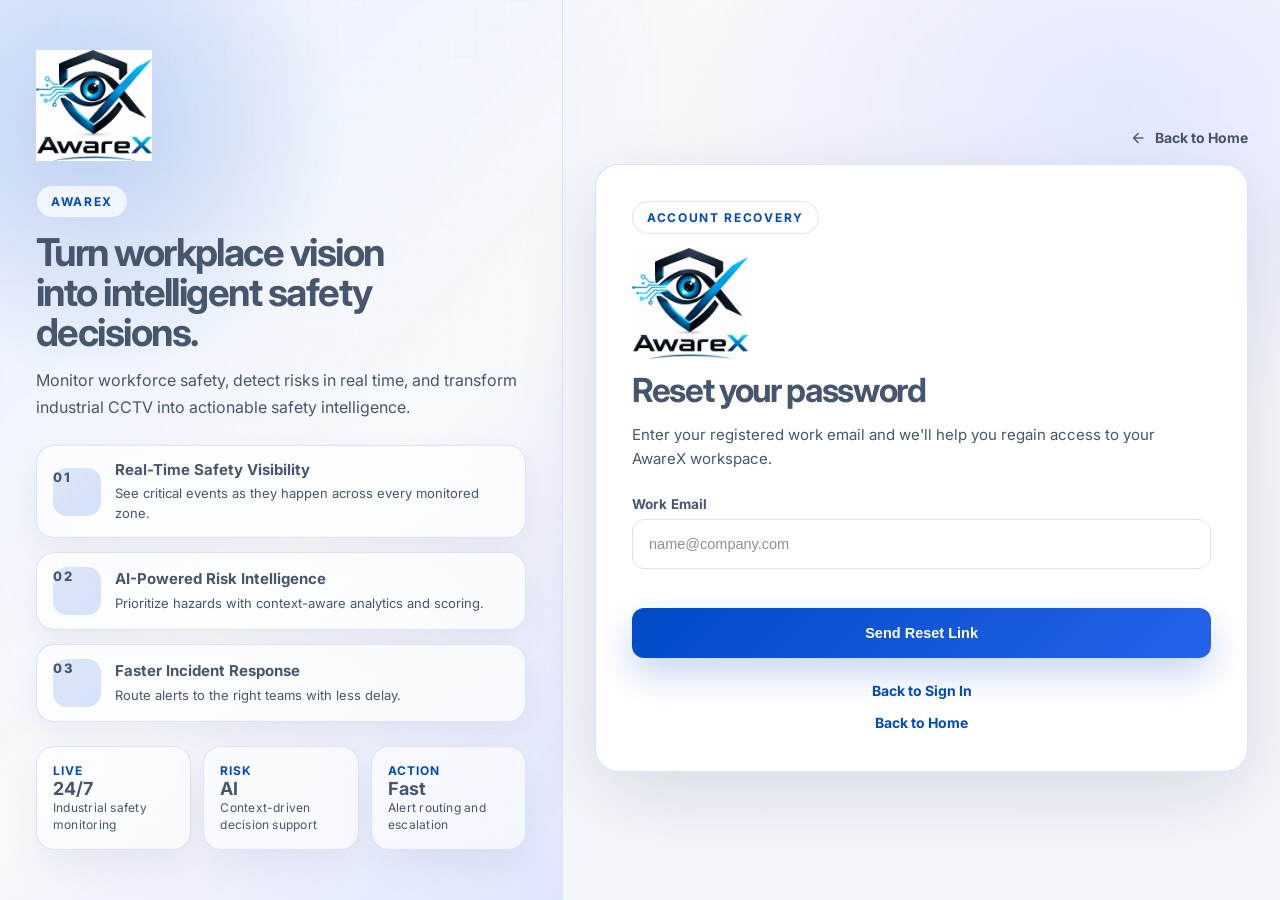
<file: Frontend/forgot-password.html>
<!DOCTYPE html>
<html lang="en">
<head>
<meta charset="utf-8"/>
<meta content="width=device-width, initial-scale=1.0" name="viewport"/>
<title>Forgot Password - AwareX</title>
<meta content="Reset the password for your AwareX workforce safety account." name="description"/>
<link href="https://fonts.googleapis.com/css2?family=Inter:wght@100..900&family=Material+Symbols+Outlined:wght,FILL@100..700,0..1&display=swap" rel="stylesheet"/>
<link href="css/auth.css" rel="stylesheet"/>
<link href="css/responsive.css" rel="stylesheet"/>
<script defer src="js/auth.js"></script>
</head>
<body class="auth-page">
<main class="auth-layout">
<section class="auth-brand-panel" aria-label="AwareX brand panel">
<div class="auth-brand-panel-inner">
<a class="auth-brand-logo" href="index.html">
<img alt="AwareX" src="assets/logo/awarex-logo.png"/>
</a>
<div class="auth-brand-copy">
<span class="auth-brand-eyebrow">AwareX</span>
<h2>Turn workplace vision into intelligent safety decisions.</h2>
<p>Monitor workforce safety, detect risks in real time, and transform industrial CCTV into actionable safety intelligence.</p>
</div>
<ul class="auth-benefits">
<li class="auth-benefit"><span class="auth-benefit-index">01</span><div><strong>Real-Time Safety Visibility</strong><span>See critical events as they happen across every monitored zone.</span></div></li>
<li class="auth-benefit"><span class="auth-benefit-index">02</span><div><strong>AI-Powered Risk Intelligence</strong><span>Prioritize hazards with context-aware analytics and scoring.</span></div></li>
<li class="auth-benefit"><span class="auth-benefit-index">03</span><div><strong>Faster Incident Response</strong><span>Route alerts to the right teams with less delay.</span></div></li>
</ul>
<div class="auth-analytics">
<div class="auth-analytics-card"><span>Live</span><strong>24/7</strong><small>Industrial safety monitoring</small></div>
<div class="auth-analytics-card"><span>Risk</span><strong>AI</strong><small>Context-driven decision support</small></div>
<div class="auth-analytics-card"><span>Action</span><strong>Fast</strong><small>Alert routing and escalation</small></div>
</div>
</div>
</section>

<section class="auth-form-panel">
<div class="auth-form-shell">
<div class="auth-top-row">
<a class="auth-back" href="index.html"><span class="material-symbols-outlined" aria-hidden="true" style="font-size:18px">arrow_back</span><span>Back to Home</span></a>
</div>

<div class="auth-card">
<div class="auth-card-header">
<span class="auth-badge">ACCOUNT RECOVERY</span>
<a class="auth-brand-logo" href="index.html"><img alt="AwareX" class="auth-card-logo" src="assets/logo/awarex-logo.png"/></a>
<h1 class="auth-title">Reset your password</h1>
<p class="auth-subtitle">Enter your registered work email and we'll help you regain access to your AwareX workspace.</p>
</div>

<div class="auth-alert auth-alert-error" id="authError" role="alert"></div>
<div class="auth-alert auth-alert-success" id="authSuccess" role="status" aria-live="polite"></div>

<div class="auth-view" data-auth-form-view="forgot">
<form class="auth-form" id="forgotForm" novalidate>
<div class="auth-field">
<label class="auth-label" for="forgot-email">Work Email</label>
<input autocomplete="email" class="auth-input" id="forgot-email" name="email" placeholder="name@company.com" type="email"/>
<p class="auth-error" data-error-for="forgot-email"></p>
</div>

<button class="auth-btn auth-btn-primary" id="forgotSubmit" type="submit">Send Reset Link</button>
</form>

<p class="auth-foot"><a class="auth-link" href="login.html">Back to Sign In</a></p>
<p class="auth-foot"><a class="auth-link" href="index.html">Back to Home</a></p>
</div>

<div class="auth-view" id="forgotSuccessView" hidden>
<div class="auth-success-card">
<div class="auth-success-icon" aria-hidden="true"><span class="material-symbols-outlined">mark_email_read</span></div>
<h2>Check your inbox</h2>
<p>If an AwareX account exists for this email, you'll receive password reset instructions shortly.</p>
<p class="auth-form-note">No email is sent from this demo experience.</p>
<div class="auth-success-actions">
<a class="auth-btn auth-btn-primary" href="login.html">Back to Sign In</a>
<button class="auth-btn auth-btn-secondary" id="forgotRetry" type="button">Use a different email</button>
</div>
</div>
</div>
</div>
</div>
</section>
</main>
</body>
</html>
</file>
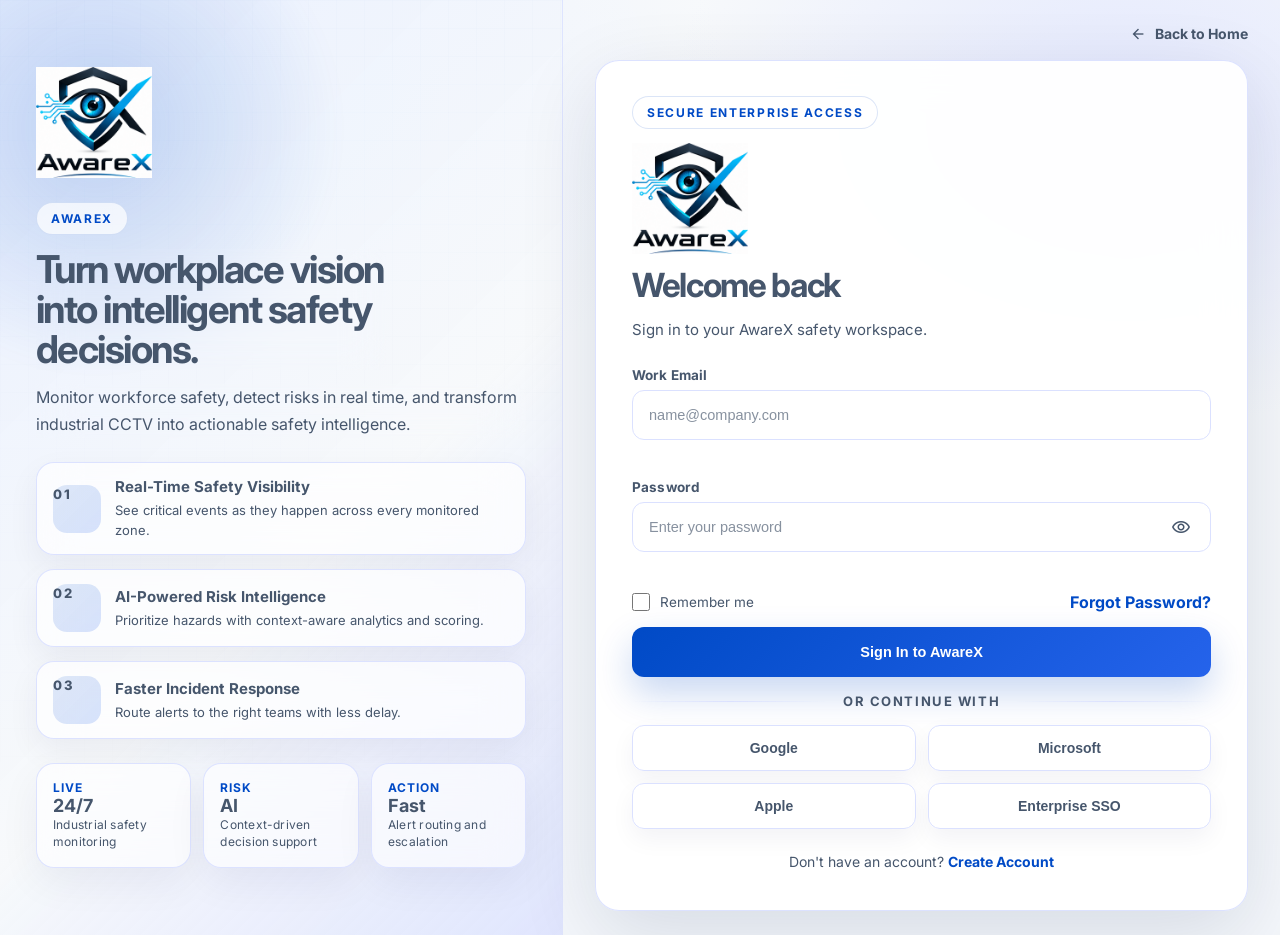
<file: Frontend/login.html>
<!DOCTYPE html>
<html lang="en">
<head>
<meta charset="utf-8"/>
<meta content="width=device-width, initial-scale=1.0" name="viewport"/>
<title>Sign In - AwareX</title>
<meta content="Sign in to your AwareX safety workspace." name="description"/>
<link href="https://fonts.googleapis.com/css2?family=Inter:wght@100..900&family=Material+Symbols+Outlined:wght,FILL@100..700,0..1&display=swap" rel="stylesheet"/>
<link href="css/auth.css" rel="stylesheet"/>
<link href="css/responsive.css" rel="stylesheet"/>
<script defer src="js/auth.js"></script>
</head>
<body class="auth-page">
<main class="auth-layout">
<section class="auth-brand-panel" aria-label="AwareX brand panel">
<div class="auth-brand-panel-inner">
<a class="auth-brand-logo" href="index.html">
<img alt="AwareX" src="assets/logo/awarex-logo.png"/>
</a>
<div class="auth-brand-copy">
<span class="auth-brand-eyebrow">AwareX</span>
<h2>Turn workplace vision into intelligent safety decisions.</h2>
<p>Monitor workforce safety, detect risks in real time, and transform industrial CCTV into actionable safety intelligence.</p>
</div>
<ul class="auth-benefits">
<li class="auth-benefit"><span class="auth-benefit-index">01</span><div><strong>Real-Time Safety Visibility</strong><span>See critical events as they happen across every monitored zone.</span></div></li>
<li class="auth-benefit"><span class="auth-benefit-index">02</span><div><strong>AI-Powered Risk Intelligence</strong><span>Prioritize hazards with context-aware analytics and scoring.</span></div></li>
<li class="auth-benefit"><span class="auth-benefit-index">03</span><div><strong>Faster Incident Response</strong><span>Route alerts to the right teams with less delay.</span></div></li>
</ul>
<div class="auth-analytics">
<div class="auth-analytics-card"><span>Live</span><strong>24/7</strong><small>Industrial safety monitoring</small></div>
<div class="auth-analytics-card"><span>Risk</span><strong>AI</strong><small>Context-driven decision support</small></div>
<div class="auth-analytics-card"><span>Action</span><strong>Fast</strong><small>Alert routing and escalation</small></div>
</div>
</div>
</section>

<section class="auth-form-panel">
<div class="auth-form-shell">
<div class="auth-top-row">
<a class="auth-back" href="index.html"><span class="material-symbols-outlined" aria-hidden="true" style="font-size:18px">arrow_back</span><span>Back to Home</span></a>
</div>

<div class="auth-card">
<div class="auth-card-header">
<span class="auth-badge">SECURE ENTERPRISE ACCESS</span>
<a class="auth-brand-logo" href="index.html"><img alt="AwareX" class="auth-card-logo" src="assets/logo/awarex-logo.png"/></a>
<h1 class="auth-title">Welcome back</h1>
<p class="auth-subtitle">Sign in to your AwareX safety workspace.</p>
</div>

<div class="auth-alert auth-alert-error" id="authError" role="alert"></div>
<div class="auth-alert auth-alert-success" id="authSuccess" role="status" aria-live="polite"></div>

<div class="auth-view" data-auth-form-view="login">
<form class="auth-form" id="loginForm" novalidate>
<div class="auth-field">
<label class="auth-label" for="login-email">Work Email</label>
<input autocomplete="email" class="auth-input" id="login-email" name="email" placeholder="name@company.com" type="email"/>
<p class="auth-error" data-error-for="login-email"></p>
</div>

<div class="auth-field">
<label class="auth-label" for="login-password">Password</label>
<div class="auth-input-group auth-password">
<input autocomplete="current-password" class="auth-input" id="login-password" name="password" placeholder="Enter your password" type="password"/>
<button aria-label="Show password" aria-pressed="false" class="auth-toggle-pw" data-toggle-password="login-password" type="button"><span class="material-symbols-outlined" aria-hidden="true">visibility</span></button>
</div>
<p class="auth-error" data-error-for="login-password"></p>
</div>

<div class="auth-row">
<label class="auth-check" for="login-remember"><input id="login-remember" name="remember" type="checkbox"/>Remember me</label>
<a class="auth-link" href="forgot-password.html">Forgot Password?</a>
</div>

<button class="auth-btn auth-btn-primary" id="loginSubmit" type="submit">Sign In to AwareX</button>
</form>

<div class="auth-divider"><span>or continue with</span></div>
<div class="auth-social-grid" aria-label="Enterprise sign-in options">
<button class="auth-social-button" type="button">Google</button>
<button class="auth-social-button" type="button">Microsoft</button>
<button class="auth-social-button" type="button">Apple</button>
<button class="auth-social-button" type="button">Enterprise SSO</button>
</div>

<p class="auth-foot">Don't have an account? <a class="auth-link" href="register.html">Create Account</a></p>
</div>

<div class="auth-view" id="loginSuccessView" hidden>
<div class="auth-success-card">
<div class="auth-success-icon" aria-hidden="true"><span class="material-symbols-outlined">verified</span></div>
<h2>Sign in successful.</h2>
<p>Your demo session is ready in AwareX.</p>
<p class="auth-form-note">Continue into the existing AwareX experience or return to the home page.</p>
<a class="auth-btn auth-btn-primary" href="index.html">Continue to AwareX</a>
</div>
</div>
</div>
</div>
</section>
</main>
</body>
</html>
</file>
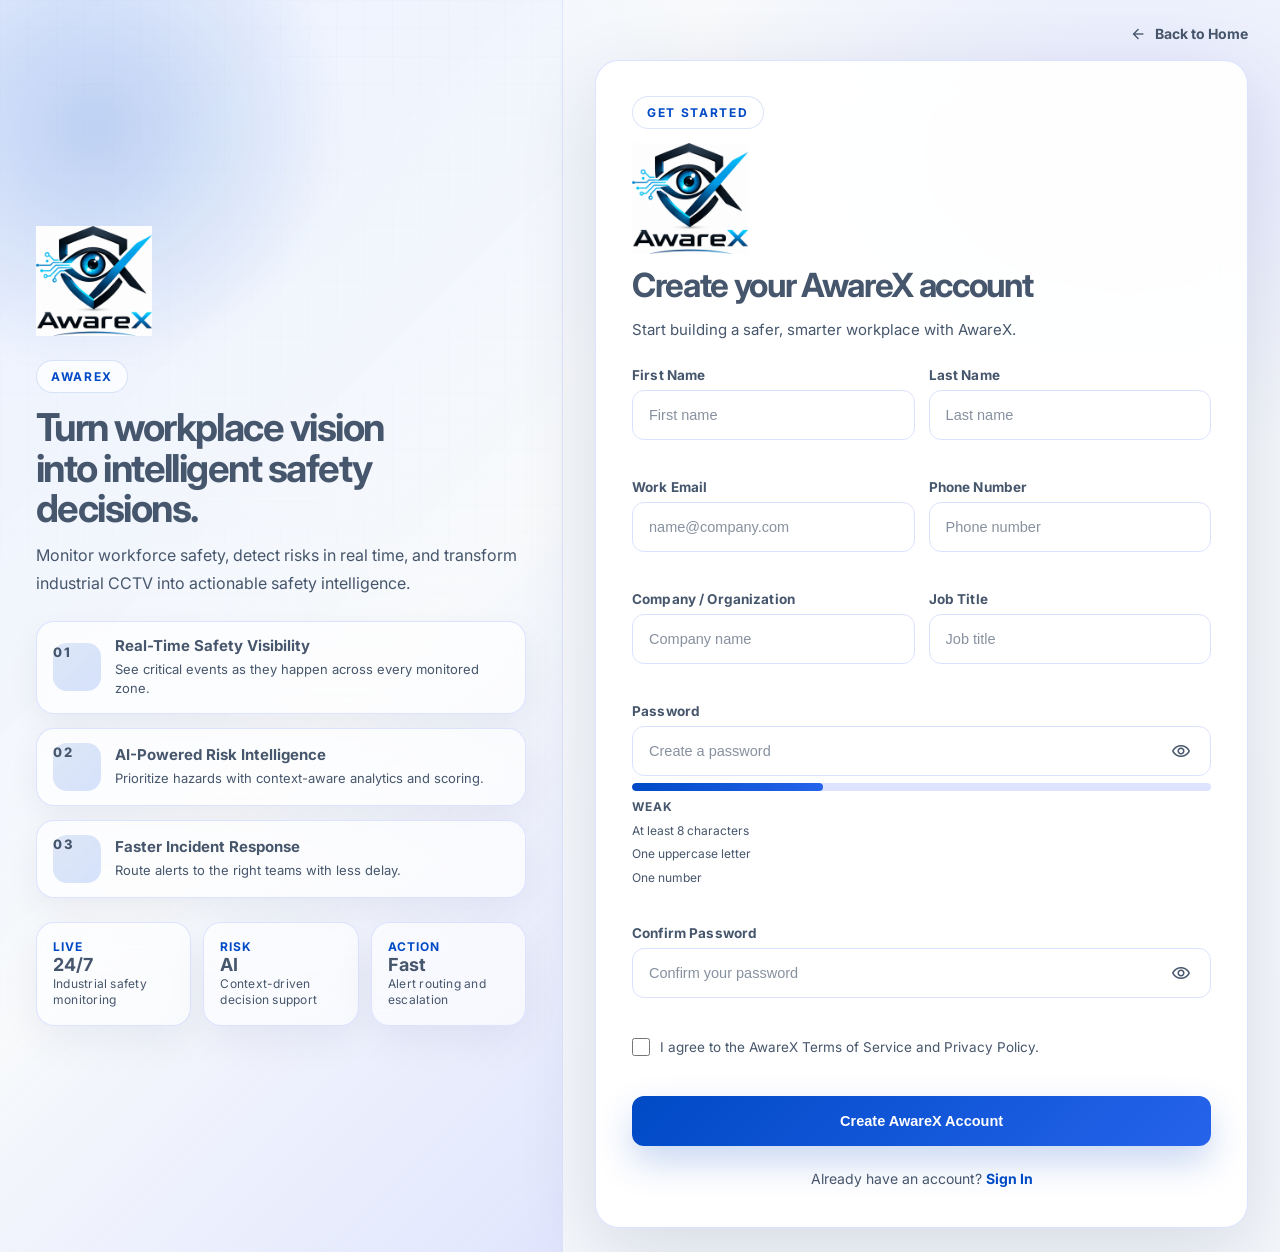
<file: Frontend/register.html>
<!DOCTYPE html>
<html lang="en">
<head>
<meta charset="utf-8"/>
<meta content="width=device-width, initial-scale=1.0" name="viewport"/>
<title>Create Account - AwareX</title>
<meta content="Create your AwareX account and start building a safer workplace." name="description"/>
<link href="https://fonts.googleapis.com/css2?family=Inter:wght@100..900&family=Material+Symbols+Outlined:wght,FILL@100..700,0..1&display=swap" rel="stylesheet"/>
<link href="css/auth.css" rel="stylesheet"/>
<link href="css/responsive.css" rel="stylesheet"/>
<script defer src="js/auth.js"></script>
</head>
<body class="auth-page">
<main class="auth-layout">
<section class="auth-brand-panel" aria-label="AwareX brand panel">
<div class="auth-brand-panel-inner">
<a class="auth-brand-logo" href="index.html">
<img alt="AwareX" src="assets/logo/awarex-logo.png"/>
</a>
<div class="auth-brand-copy">
<span class="auth-brand-eyebrow">AwareX</span>
<h2>Turn workplace vision into intelligent safety decisions.</h2>
<p>Monitor workforce safety, detect risks in real time, and transform industrial CCTV into actionable safety intelligence.</p>
</div>
<ul class="auth-benefits">
<li class="auth-benefit"><span class="auth-benefit-index">01</span><div><strong>Real-Time Safety Visibility</strong><span>See critical events as they happen across every monitored zone.</span></div></li>
<li class="auth-benefit"><span class="auth-benefit-index">02</span><div><strong>AI-Powered Risk Intelligence</strong><span>Prioritize hazards with context-aware analytics and scoring.</span></div></li>
<li class="auth-benefit"><span class="auth-benefit-index">03</span><div><strong>Faster Incident Response</strong><span>Route alerts to the right teams with less delay.</span></div></li>
</ul>
<div class="auth-analytics">
<div class="auth-analytics-card"><span>Live</span><strong>24/7</strong><small>Industrial safety monitoring</small></div>
<div class="auth-analytics-card"><span>Risk</span><strong>AI</strong><small>Context-driven decision support</small></div>
<div class="auth-analytics-card"><span>Action</span><strong>Fast</strong><small>Alert routing and escalation</small></div>
</div>
</div>
</section>

<section class="auth-form-panel">
<div class="auth-form-shell">
<div class="auth-top-row">
<a class="auth-back" href="index.html"><span class="material-symbols-outlined" aria-hidden="true" style="font-size:18px">arrow_back</span><span>Back to Home</span></a>
</div>

<div class="auth-card">
<div class="auth-card-header">
<span class="auth-badge">GET STARTED</span>
<a class="auth-brand-logo" href="index.html"><img alt="AwareX" class="auth-card-logo" src="assets/logo/awarex-logo.png"/></a>
<h1 class="auth-title">Create your AwareX account</h1>
<p class="auth-subtitle">Start building a safer, smarter workplace with AwareX.</p>
</div>

<div class="auth-alert auth-alert-error" id="authError" role="alert"></div>
<div class="auth-alert auth-alert-success" id="authSuccess" role="status" aria-live="polite"></div>

<div class="auth-view" data-auth-form-view="register">
<form class="auth-form auth-grid" id="registerForm" novalidate>
<div class="auth-field">
<label class="auth-label" for="reg-first">First Name</label>
<input autocomplete="given-name" class="auth-input" id="reg-first" name="firstName" placeholder="First name" type="text"/>
<p class="auth-error" data-error-for="reg-first"></p>
</div>

<div class="auth-field">
<label class="auth-label" for="reg-last">Last Name</label>
<input autocomplete="family-name" class="auth-input" id="reg-last" name="lastName" placeholder="Last name" type="text"/>
<p class="auth-error" data-error-for="reg-last"></p>
</div>

<div class="auth-field">
<label class="auth-label" for="reg-email">Work Email</label>
<input autocomplete="email" class="auth-input" id="reg-email" name="email" placeholder="name@company.com" type="email"/>
<p class="auth-error" data-error-for="reg-email"></p>
</div>

<div class="auth-field">
<label class="auth-label" for="reg-phone">Phone Number</label>
<input autocomplete="tel" class="auth-input" id="reg-phone" name="phone" placeholder="Phone number" type="tel"/>
<p class="auth-error" data-error-for="reg-phone"></p>
</div>

<div class="auth-field">
<label class="auth-label" for="reg-company">Company / Organization</label>
<input autocomplete="organization" class="auth-input" id="reg-company" name="company" placeholder="Company name" type="text"/>
<p class="auth-error" data-error-for="reg-company"></p>
</div>

<div class="auth-field">
<label class="auth-label" for="reg-title">Job Title</label>
<input autocomplete="organization-title" class="auth-input" id="reg-title" name="title" placeholder="Job title" type="text"/>
<p class="auth-error" data-error-for="reg-title"></p>
</div>

<div class="auth-field auth-span-2">
<label class="auth-label" for="reg-password">Password</label>
<div class="auth-input-group auth-password">
<input autocomplete="new-password" class="auth-input" id="reg-password" name="password" placeholder="Create a password" type="password"/>
<button aria-label="Show password" aria-pressed="false" class="auth-toggle-pw" data-toggle-password="reg-password" type="button"><span class="material-symbols-outlined" aria-hidden="true">visibility</span></button>
</div>
<div class="auth-strength" data-password-strength>
<div class="auth-strength-track"><div class="auth-strength-fill"></div></div>
<span class="auth-strength-label" data-strength-label>Weak</span>
<ul class="auth-requirements">
<li data-strength-rule="length">At least 8 characters</li>
<li data-strength-rule="upper">One uppercase letter</li>
<li data-strength-rule="number">One number</li>
</ul>
</div>
<p class="auth-error" data-error-for="reg-password"></p>
</div>

<div class="auth-field auth-span-2">
<label class="auth-label" for="reg-confirm">Confirm Password</label>
<div class="auth-input-group auth-password">
<input autocomplete="new-password" class="auth-input" id="reg-confirm" name="confirmPassword" placeholder="Confirm your password" type="password"/>
<button aria-label="Show password" aria-pressed="false" class="auth-toggle-pw" data-toggle-password="reg-confirm" type="button"><span class="material-symbols-outlined" aria-hidden="true">visibility</span></button>
</div>
<p class="auth-error" data-error-for="reg-confirm"></p>
</div>

<div class="auth-field auth-span-2">
<label class="auth-check" for="reg-terms"><input id="reg-terms" name="terms" type="checkbox"/><span>I agree to the AwareX Terms of Service and Privacy Policy.</span></label>
<p class="auth-error" data-error-for="reg-terms"></p>
</div>

<div class="auth-span-2">
<button class="auth-btn auth-btn-primary" id="registerSubmit" type="submit">Create AwareX Account</button>
</div>
</form>

<p class="auth-foot">Already have an account? <a class="auth-link" href="login.html">Sign In</a></p>
</div>

<div class="auth-view" id="registerSuccessView" hidden>
<div class="auth-success-card">
<div class="auth-success-icon" aria-hidden="true"><span class="material-symbols-outlined">verified</span></div>
<h2>Welcome to AwareX</h2>
<p>Your account has been created successfully.</p>
<p class="auth-form-note">Your AwareX safety workspace is ready.</p>
<div class="auth-success-actions">
<a class="auth-btn auth-btn-primary" href="dashboard.html">Continue to AwareX</a>
<a class="auth-btn auth-btn-secondary" href="login.html">Sign In</a>
</div>
</div>
</div>
</div>
</div>
</section>
</main>
</body>
</html>
</file>
<file: Frontend/css/auth.css>
/* =========================================================
   AwareX - Authentication pages
   login.html / register.html / forgot-password.html
   Premium enterprise auth experience for AwareX.
   ========================================================= */

:root {
  --awarex-blue: #004ac6;
  --awarex-blue-strong: #2563eb;
  --awarex-blue-deep: #0053db;
  --awarex-surface: #ffffff;
  --awarex-surface-soft: #f7f9fb;
  --awarex-border: #dbe1ff;
  --awarex-border-strong: #e9f0ff;
  --awarex-text: #46566c;
  --awarex-ink: #46566c;
  --awarex-shadow: 0 24px 80px rgba(4, 24, 69, 0.12);
}

html {
  scroll-behavior: smooth;
}

body {
  margin: 0;
  overflow-x: hidden;
  font-family: "Inter", system-ui, -apple-system, sans-serif;
  color: var(--awarex-ink);
  background: var(--awarex-surface-soft);
}

.auth-page,
.auth-page *,
.auth-page *::before,
.auth-page *::after {
  box-sizing: border-box;
}

[hidden] {
  display: none !important;
}

.material-symbols-outlined {
  font-family: "Material Symbols Outlined";
  font-weight: normal;
  font-style: normal;
  font-size: 24px;
  line-height: 1;
  letter-spacing: normal;
  text-transform: none;
  display: inline-block;
  white-space: nowrap;
  word-wrap: normal;
  direction: ltr;
  font-feature-settings: "liga";
  -webkit-font-feature-settings: "liga";
  -webkit-font-smoothing: antialiased;
}

/* ---------- Layout ---------- */
.auth-page {
  min-height: 100vh;
  background:
    radial-gradient(64rem 40rem at 12% 10%, rgba(233, 240, 255, 0.95) 0%, rgba(233, 240, 255, 0) 56%),
    radial-gradient(52rem 36rem at 88% 12%, rgba(219, 225, 255, 0.7) 0%, rgba(219, 225, 255, 0) 55%),
    linear-gradient(180deg, #f7f9fb 0%, #f4f7fb 100%);
}

.auth-layout {
  min-height: 100vh;
  width: 100%;
  display: grid;
  grid-template-columns: minmax(0, 45fr) minmax(0, 55fr);
}

.auth-brand-panel {
  position: relative;
  overflow: hidden;
  padding: clamp(28px, 4vw, 64px);
  display: flex;
  align-items: center;
  justify-content: center;
  background:
    linear-gradient(135deg, rgba(233, 240, 255, 0.98) 0%, rgba(247, 249, 251, 0.96) 58%, rgba(219, 225, 255, 0.8) 100%);
  border-right: 1px solid rgba(219, 225, 255, 0.8);
}

.auth-brand-panel::before {
  content: "";
  position: absolute;
  inset: 0;
  background-image:
    linear-gradient(rgba(4, 74, 198, 0.06) 1px, transparent 1px),
    linear-gradient(90deg, rgba(4, 74, 198, 0.06) 1px, transparent 1px);
  background-size: 28px 28px;
  mask-image: linear-gradient(180deg, rgba(0, 0, 0, 0.18), rgba(0, 0, 0, 0));
  pointer-events: none;
}

.auth-brand-panel::after {
  content: "";
  position: absolute;
  width: 32rem;
  height: 32rem;
  left: -10rem;
  top: -8rem;
  background: radial-gradient(circle, rgba(0, 74, 198, 0.2) 0%, rgba(0, 74, 198, 0) 68%);
  filter: blur(8px);
  pointer-events: none;
}

.auth-brand-panel-inner {
  position: relative;
  z-index: 1;
  width: 100%;
  max-width: 36rem;
  display: flex;
  flex-direction: column;
  gap: 24px;
}

.auth-brand-logo {
  display: inline-flex;
  width: fit-content;
}

.auth-brand-logo img,
.auth-card-logo {
  display: block;
  width: auto;
  height: auto;
  object-fit: contain;
}

.auth-brand-logo img {
  max-width: 126px;
}

.auth-brand-copy {
  display: flex;
  flex-direction: column;
  gap: 14px;
}

.auth-brand-eyebrow,
.auth-badge {
  display: inline-flex;
  width: fit-content;
  align-items: center;
  gap: 8px;
  border: 1px solid rgba(0, 74, 198, 0.14);
  background: rgba(255, 255, 255, 0.72);
  color: var(--awarex-blue);
  border-radius: 999px;
  padding: 8px 14px;
  font-size: 12px;
  font-weight: 700;
  letter-spacing: 0.14em;
  text-transform: uppercase;
}

.auth-brand-copy h2,
.auth-brand-copy p,
.auth-benefit,
.auth-analytics,
.auth-analytics-card,
.auth-card,
.auth-success-card {
  backdrop-filter: blur(20px);
  -webkit-backdrop-filter: blur(20px);
}

.auth-brand-copy h2 {
  margin: 0;
  font-size: clamp(2rem, 3vw, 3.4rem);
  line-height: 1.05;
  letter-spacing: -0.04em;
  color: var(--awarex-ink);
  max-width: 14ch;
}

.auth-brand-copy p {
  margin: 0;
  max-width: 36rem;
  font-size: 1rem;
  line-height: 1.7;
  color: var(--awarex-text);
}

.auth-benefits {
  list-style: none;
  margin: 0;
  padding: 0;
  display: grid;
  gap: 14px;
}

.auth-benefit {
  display: grid;
  grid-template-columns: 3rem 1fr;
  gap: 14px;
  align-items: center;
  padding: 14px 16px;
  border-radius: 18px;
  border: 1px solid rgba(219, 225, 255, 0.95);
  background: rgba(255, 255, 255, 0.7);
  box-shadow: 0 12px 32px rgba(4, 24, 69, 0.06);
}

.auth-benefit-index {
  display: inline-flex;
  align-items: center;
  justify-content: center;
  width: 3rem;
  height: 3rem;
  border-radius: 14px;
  background: linear-gradient(135deg, rgba(0, 74, 198, 0.12), rgba(37, 99, 235, 0.18));
  color: var(--awarex-blue);
  font-size: 12px;
  font-weight: 800;
  letter-spacing: 0.14em;
}

.auth-benefit strong,
.auth-benefit span {
  display: block;
}

.auth-benefit strong {
  margin-bottom: 4px;
  color: var(--awarex-ink);
  font-size: 15px;
  line-height: 1.35;
}

.auth-benefit span {
  color: var(--awarex-text);
  font-size: 13px;
  line-height: 1.5;
}

.auth-analytics {
  display: grid;
  grid-template-columns: repeat(3, minmax(0, 1fr));
  gap: 12px;
}

.auth-analytics-card {
  min-height: 92px;
  padding: 16px;
  border-radius: 18px;
  border: 1px solid rgba(219, 225, 255, 0.95);
  background: rgba(255, 255, 255, 0.62);
  box-shadow: 0 14px 40px rgba(4, 24, 69, 0.06);
  display: flex;
  flex-direction: column;
  justify-content: space-between;
}

.auth-analytics-card small {
  color: var(--awarex-text);
  font-size: 12px;
  line-height: 1.4;
  letter-spacing: 0.02em;
}

.auth-analytics-card strong {
  color: var(--awarex-ink);
  font-size: 18px;
  line-height: 1.2;
}

.auth-analytics-card span {
  color: var(--awarex-blue);
  font-size: 12px;
  font-weight: 700;
  letter-spacing: 0.08em;
  text-transform: uppercase;
}

.auth-form-panel {
  display: flex;
  align-items: center;
  justify-content: center;
  padding: clamp(24px, 3vw, 56px);
}

.auth-form-shell {
  width: 100%;
  max-width: 42rem;
}

.auth-top-row {
  display: flex;
  justify-content: flex-end;
  margin-bottom: 16px;
}

.auth-back {
  display: inline-flex;
  align-items: center;
  gap: 8px;
  font-size: 14px;
  font-weight: 700;
  color: var(--awarex-text);
  text-decoration: none;
}

.auth-back:hover,
.auth-back:focus-visible,
.auth-link:hover,
.auth-link:focus-visible {
  color: var(--awarex-blue);
}

.auth-card {
  position: relative;
  border: 1px solid rgba(219, 225, 255, 0.95);
  border-radius: 24px;
  background: rgba(255, 255, 255, 0.94);
  box-shadow: var(--awarex-shadow);
  padding: clamp(26px, 2.8vw, 44px);
  animation: authFadeUp 0.4s ease-out both;
}

@keyframes authFadeUp {
  from {
    opacity: 0;
    transform: translateY(14px);
  }
  to {
    opacity: 1;
    transform: translateY(0);
  }
}

.auth-card-header {
  display: flex;
  flex-direction: column;
  gap: 14px;
  margin-bottom: 24px;
}

.auth-card-logo img {
  max-width: 118px;
}

.auth-title {
  margin: 0;
  font-size: clamp(1.95rem, 2.6vw, 2.55rem);
  line-height: 1.08;
  letter-spacing: -0.04em;
  color: var(--awarex-ink);
}

.auth-subtitle {
  margin: 0;
  color: var(--awarex-text);
  font-size: 15px;
  line-height: 1.65;
}

.auth-alert {
  display: none;
  margin-bottom: 16px;
  padding: 14px 16px;
  border-radius: 16px;
  border: 1px solid rgba(0, 74, 198, 0.15);
  background: rgba(233, 240, 255, 0.75);
  color: var(--awarex-blue);
  font-size: 14px;
  line-height: 1.55;
}

.auth-alert.is-visible {
  display: block;
  animation: authFadeUp 0.25s ease-out both;
}

.auth-alert-error {
  border-color: rgba(0, 74, 198, 0.18);
  background: rgba(219, 225, 255, 0.55);
}

.auth-alert-success {
  border-color: rgba(37, 99, 235, 0.15);
  background: rgba(233, 240, 255, 0.65);
}

.auth-view {
  display: block;
}

.auth-form {
  display: flex;
  flex-direction: column;
  gap: 14px;
}

.auth-grid {
  display: grid;
  grid-template-columns: repeat(2, minmax(0, 1fr));
  gap: 14px;
}

.auth-span-2 {
  grid-column: 1 / -1;
}

.auth-field {
  display: flex;
  flex-direction: column;
  gap: 7px;
}

.auth-label {
  color: var(--awarex-ink);
  font-size: 13.5px;
  font-weight: 700;
  letter-spacing: 0.01em;
}

.auth-input-group {
  position: relative;
}

.auth-input {
  width: 100%;
  height: 50px;
  padding: 0 16px;
  border: 1.5px solid var(--awarex-border);
  border-radius: 12px;
  background: #ffffff;
  color: var(--awarex-ink);
  font-size: 14.5px;
  line-height: 1.4;
  transition:
    border-color 0.2s ease,
    box-shadow 0.2s ease,
    transform 0.15s ease;
}

.auth-input::placeholder {
  color: rgba(70, 86, 108, 0.65);
}

.auth-input:hover {
  border-color: var(--awarex-border-strong);
}

.auth-input:focus,
.auth-input:focus-visible {
  outline: none;
  border-color: var(--awarex-blue);
  box-shadow: 0 0 0 4px rgba(0, 74, 198, 0.12);
}

.auth-input.is-invalid {
  border-color: var(--awarex-blue);
  box-shadow: 0 0 0 4px rgba(0, 74, 198, 0.12);
}

.auth-input:disabled {
  opacity: 0.72;
  cursor: not-allowed;
}

.auth-password .auth-input {
  padding-right: 56px;
}

.auth-toggle-pw {
  position: absolute;
  top: 50%;
  right: 10px;
  transform: translateY(-50%);
  width: 40px;
  height: 40px;
  border: 0;
  border-radius: 10px;
  background: transparent;
  color: var(--awarex-text);
  cursor: pointer;
  display: inline-flex;
  align-items: center;
  justify-content: center;
  transition: background-color 0.2s ease, color 0.2s ease, transform 0.15s ease;
}

.auth-toggle-pw:hover,
.auth-toggle-pw:focus-visible {
  background: rgba(233, 240, 255, 0.82);
  color: var(--awarex-blue);
}

.auth-toggle-pw:active {
  transform: translateY(-50%) scale(0.96);
}

.auth-toggle-pw .material-symbols-outlined {
  font-size: 20px;
}

.auth-error {
  margin: 0;
  min-height: 18px;
  font-size: 11.5px;
  line-height: 1.5;
  color: var(--awarex-blue);
  opacity: 0;
  transform: translateY(-2px);
  transition: opacity 0.2s ease, transform 0.2s ease;
}

.auth-error.is-visible {
  opacity: 1;
  transform: translateY(0);
}

.auth-row {
  display: flex;
  align-items: center;
  justify-content: space-between;
  gap: 12px 16px;
  flex-wrap: wrap;
}

.auth-check {
  display: inline-flex;
  align-items: center;
  gap: 10px;
  color: var(--awarex-text);
  font-size: 13.5px;
  line-height: 1.5;
  cursor: pointer;
  user-select: none;
}

.auth-check input {
  width: 18px;
  height: 18px;
  margin: 0;
  accent-color: var(--awarex-blue);
}

.auth-link {
  color: var(--awarex-blue);
  text-decoration: none;
  font-weight: 700;
}

.auth-link,
.auth-back {
  line-height: 1.4;
}

.auth-btn {
  width: 100%;
  height: 50px;
  display: inline-flex;
  align-items: center;
  justify-content: center;
  gap: 10px;
  border: 0;
  border-radius: 12px;
  font-size: 14.5px;
  font-weight: 700;
  cursor: pointer;
  text-decoration: none;
  transition:
    transform 0.15s ease,
    box-shadow 0.2s ease,
    opacity 0.2s ease,
    background 0.2s ease;
}

.auth-btn:active {
  transform: scale(0.985);
}

.auth-btn-primary {
  color: #ffffff;
  background: linear-gradient(135deg, var(--awarex-blue) 0%, var(--awarex-blue-strong) 100%);
  box-shadow: 0 16px 36px rgba(0, 74, 198, 0.22);
}

.auth-btn-primary:hover,
.auth-btn-primary:focus-visible {
  box-shadow: 0 18px 42px rgba(0, 74, 198, 0.28);
}

.auth-btn-secondary {
  color: var(--awarex-blue);
  background: rgba(233, 240, 255, 0.72);
  border: 1px solid rgba(0, 74, 198, 0.16);
  box-shadow: none;
}

.auth-btn-secondary:hover,
.auth-btn-secondary:focus-visible {
  background: rgba(233, 240, 255, 0.9);
}

.auth-btn-ghost {
  color: var(--awarex-text);
  background: #ffffff;
  border: 1px solid rgba(219, 225, 255, 1);
  box-shadow: 0 10px 24px rgba(4, 24, 69, 0.05);
}

.auth-btn-ghost:hover,
.auth-btn-ghost:focus-visible {
  border-color: rgba(0, 74, 198, 0.18);
  color: var(--awarex-blue);
}

.auth-btn.is-loading {
  pointer-events: none;
  opacity: 0.82;
}

.auth-divider {
  display: flex;
  align-items: center;
  gap: 14px;
  margin: 16px 0;
  color: var(--awarex-text);
  font-size: 13px;
  font-weight: 700;
  text-transform: uppercase;
  letter-spacing: 0.12em;
}

.auth-divider::before,
.auth-divider::after {
  content: "";
  flex: 1;
  height: 1px;
  background: linear-gradient(90deg, rgba(219, 225, 255, 0), rgba(219, 225, 255, 1), rgba(219, 225, 255, 0));
}

.auth-social-grid {
  display: grid;
  grid-template-columns: repeat(2, minmax(0, 1fr));
  gap: 12px;
}

.auth-social-button {
  width: 100%;
  height: 46px;
  display: inline-flex;
  align-items: center;
  justify-content: center;
  gap: 10px;
  border-radius: 12px;
  border: 1px solid rgba(219, 225, 255, 1);
  background: rgba(255, 255, 255, 0.95);
  color: var(--awarex-ink);
  font-size: 14px;
  font-weight: 700;
  cursor: pointer;
  box-shadow: 0 10px 24px rgba(4, 24, 69, 0.05);
  transition: transform 0.15s ease, border-color 0.2s ease, box-shadow 0.2s ease;
}

.auth-social-button:hover,
.auth-social-button:focus-visible {
  transform: translateY(-1px);
  border-color: rgba(0, 74, 198, 0.18);
  box-shadow: 0 14px 28px rgba(4, 24, 69, 0.08);
}

.auth-footer,
.auth-foot {
  margin: 22px 0 0;
  text-align: center;
  color: var(--awarex-text);
  font-size: 14px;
  line-height: 1.6;
}

.auth-foot + .auth-foot {
  margin-top: 10px;
}

.auth-form-note {
  margin: 0;
  color: var(--awarex-text);
  font-size: 12.5px;
  line-height: 1.55;
}

.auth-form-note a {
  color: var(--awarex-blue);
  text-decoration: none;
  font-weight: 700;
}

.auth-strength {
  display: grid;
  gap: 8px;
}

.auth-strength-track {
  position: relative;
  width: 100%;
  height: 8px;
  border-radius: 999px;
  background: rgba(219, 225, 255, 0.9);
  overflow: hidden;
}

.auth-strength-fill {
  width: 0;
  height: 100%;
  border-radius: inherit;
  background: linear-gradient(90deg, var(--awarex-blue) 0%, var(--awarex-blue-strong) 100%);
  transition: width 0.2s ease;
}

.auth-strength.is-weak .auth-strength-fill {
  width: 33%;
}

.auth-strength.is-medium .auth-strength-fill {
  width: 66%;
}

.auth-strength.is-strong .auth-strength-fill {
  width: 100%;
}

.auth-strength-label {
  color: var(--awarex-text);
  font-size: 12px;
  font-weight: 700;
  letter-spacing: 0.08em;
  text-transform: uppercase;
}

.auth-requirements {
  margin: 0;
  padding: 0;
  list-style: none;
  display: grid;
  gap: 6px;
}

.auth-requirements li {
  color: var(--awarex-text);
  font-size: 12px;
  line-height: 1.45;
}

.auth-requirements li.is-met {
  color: var(--awarex-blue);
}

.auth-success-card {
  display: grid;
  gap: 18px;
  align-items: start;
  padding: 4px 0 0;
}

.auth-success-icon {
  width: 64px;
  height: 64px;
  border-radius: 20px;
  display: inline-flex;
  align-items: center;
  justify-content: center;
  background: linear-gradient(135deg, rgba(233, 240, 255, 0.95), rgba(219, 225, 255, 0.95));
  color: var(--awarex-blue);
  box-shadow: inset 0 0 0 1px rgba(0, 74, 198, 0.12);
}

.auth-success-icon .material-symbols-outlined {
  font-size: 30px;
}

.auth-success-card h2 {
  margin: 0;
  color: var(--awarex-ink);
  font-size: 26px;
  line-height: 1.1;
  letter-spacing: -0.03em;
}

.auth-success-card p {
  margin: 0;
  color: var(--awarex-text);
  font-size: 14px;
  line-height: 1.7;
}

.auth-success-actions {
  display: grid;
  gap: 12px;
  margin-top: 2px;
}

.auth-loading-copy {
  display: inline-flex;
  align-items: center;
  gap: 8px;
}

.auth-loading-copy .material-symbols-outlined {
  font-size: 18px;
}
</file>
<file: Frontend/css/responsive.css>
/* =========================================================
   AwareX - Responsive rules
   Loaded by every page, after style.css / auth.css.
   Breakpoints checked: 1920, 1440, 1280, 1024, 768, 480, 390, 375
   ========================================================= */

html,
body {
  max-width: 100%;
  overflow-x: hidden;
}

img,
video,
canvas {
  max-width: 100%;
  height: auto;
}

/* ---------- Large desktop (1920px+) ---------- */
@media (min-width: 1920px) {
  .max-w-7xl {
    max-width: 88rem;
  }
}

/* ---------- Laptop (1280px - 1440px) ---------- */
@media (max-width: 1440px) {
  section[id],
  div[id] {
    scroll-margin-top: 88px;
  }

  .auth-layout {
    grid-template-columns: minmax(0, 44fr) minmax(0, 56fr);
  }

  .auth-brand-panel {
    padding: 36px clamp(22px, 2.8vw, 44px);
  }

  .auth-form-panel {
    padding: 24px clamp(20px, 2.5vw, 40px);
  }

  .auth-brand-logo img {
    max-width: 116px;
  }

  .auth-card-logo {
    max-width: 112px;
  }
}

/* ---------- Small laptop / tablet landscape (<= 1024px) ---------- */
@media (max-width: 1024px) {
  .auth-layout {
    grid-template-columns: minmax(0, 42fr) minmax(0, 58fr);
  }

  .auth-brand-copy h2 {
    font-size: clamp(1.9rem, 3vw, 3rem);
  }

  .auth-form-shell {
    max-width: 40rem;
  }

  .auth-analytics {
    grid-template-columns: 1fr;
  }

  .auth-social-grid {
    grid-template-columns: 1fr;
  }
}

/* ---------- Tablet (<= 768px) ---------- */
@media (max-width: 768px) {
  .auth-layout {
    grid-template-columns: 1fr;
  }

  .auth-brand-panel {
    display: none;
  }

  .auth-form-panel {
    padding: 24px 20px 32px;
  }

  .auth-form-shell {
    max-width: 100%;
  }

  .auth-grid {
    grid-template-columns: 1fr;
  }

  .auth-grid .auth-span-2 {
    grid-column: span 1;
  }

  .auth-top-row {
    justify-content: flex-start;
  }

  .auth-brand-logo img,
  .auth-card-logo {
    max-width: 108px;
  }
}

/* ---------- Large phone (<= 480px) ---------- */
@media (max-width: 480px) {
  body {
    font-size: 15px;
  }

  .px-container-padding {
    padding-left: 20px !important;
    padding-right: 20px !important;
  }

  .auth-form-panel {
    padding: 20px 16px 28px;
  }

  .auth-form-shell {
    max-width: 100%;
  }

  .auth-title {
    font-size: 1.9rem;
    line-height: 1.08;
  }

  .auth-row {
    flex-direction: column;
    align-items: flex-start;
    gap: 8px;
  }

  .auth-card {
    padding: 22px 18px;
    border-radius: 20px;
  }

  .auth-social-grid {
    grid-template-columns: 1fr;
  }

  .auth-btn,
  .auth-input,
  .auth-social-button {
    height: 50px;
  }

  .auth-brand-logo img,
  .auth-card-logo {
    max-width: 100px;
  }
}

/* ---------- Small phone (<= 390px / 375px) ---------- */
@media (max-width: 390px) {
  .auth-card {
    padding: 20px 16px;
    border-radius: 18px;
  }

  .px-container-padding {
    padding-left: 16px !important;
    padding-right: 16px !important;
  }

  .auth-success-card h2 {
    font-size: 24px;
  }
}
</file>
